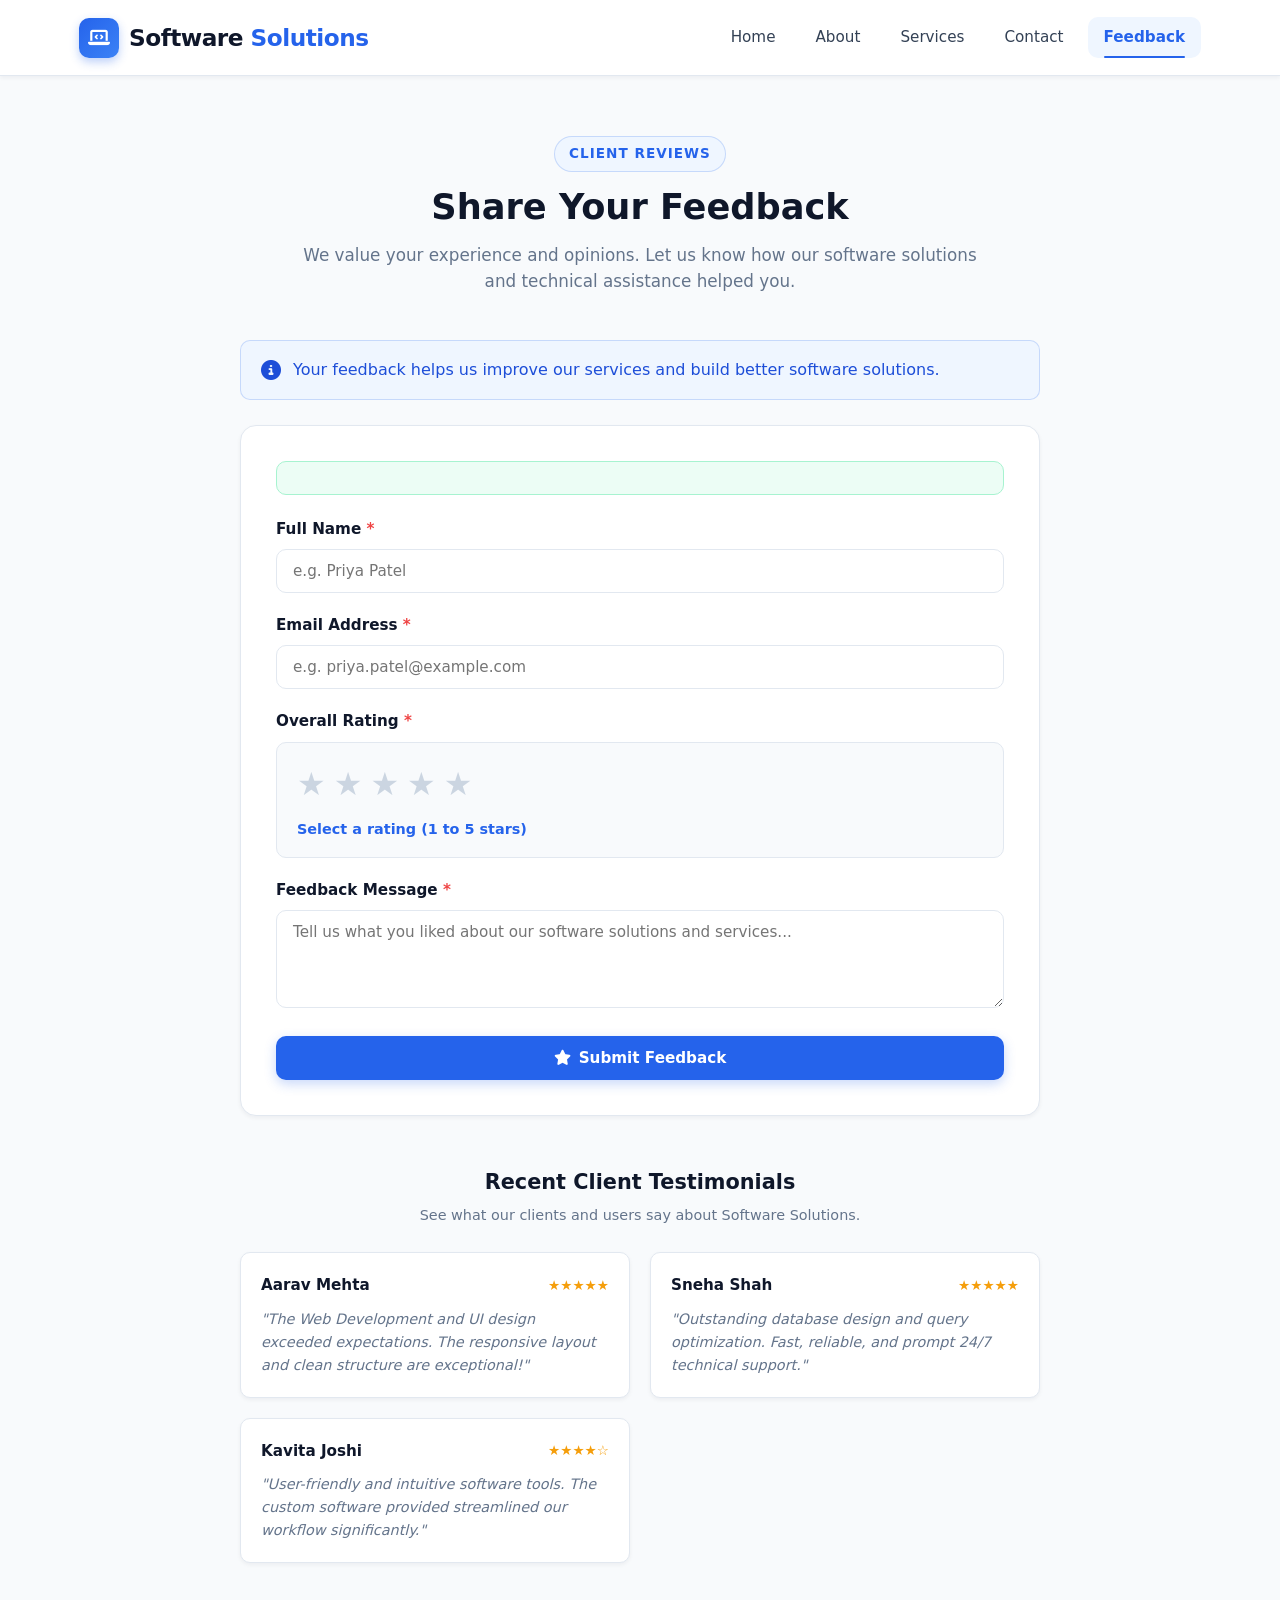
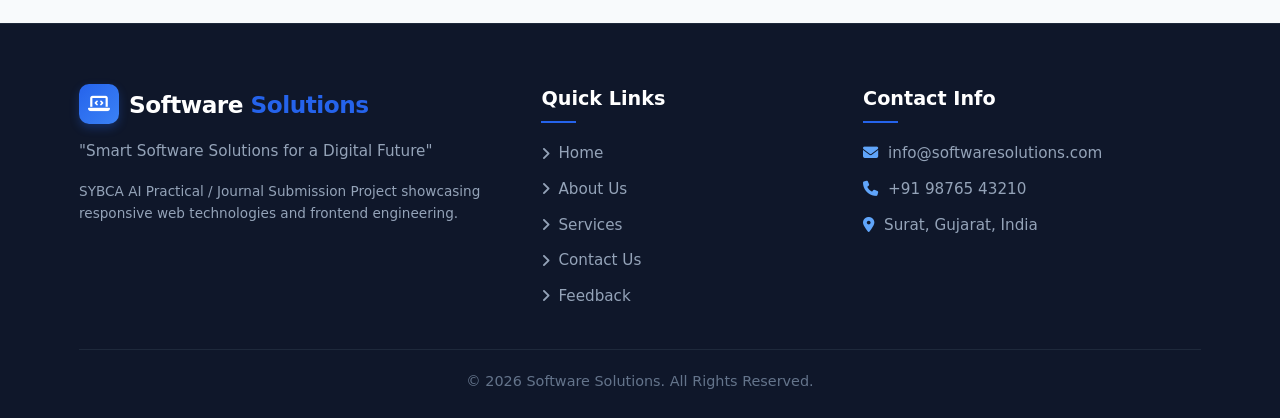
<file: feedback.html>
<!DOCTYPE html>
<html lang="en">
<head>
  <meta charset="UTF-8">
  <meta name="viewport" content="width=device-width, initial-scale=1.0">
  <title>Feedback - Software Solutions | Rate & Review Our Services</title>
  <meta name="description" content="Share your valuable feedback, rate our software solutions, and help us enhance our digital IT services.">
  
  <!-- Font Awesome CDN -->
  <link rel="stylesheet" href="https://cdnjs.cloudflare.com/ajax/libs/font-awesome/6.5.1/css/all.min.css">
  
  <!-- Main Stylesheet -->
  <link rel="stylesheet" href="style.css">
</head>
<body>

  <!-- ==================== HEADER & NAVBAR ==================== -->
  <header class="navbar-header">
    <div class="container nav-container">
      <a href="index.html" class="nav-brand">
        <div class="brand-icon">
          <i class="fa-solid fa-laptop-code"></i>
        </div>
        <span>Software <span class="brand-accent">Solutions</span></span>
      </a>

      <!-- Mobile Hamburger Button -->
      <button class="nav-toggle" id="navToggle" aria-label="Toggle navigation menu" aria-expanded="false">
        <i class="fa-solid fa-bars"></i>
      </button>

      <!-- Navigation Links -->
      <nav class="nav-menu" id="navMenu">
        <a href="index.html" class="nav-link">Home</a>
        <a href="about.html" class="nav-link">About</a>
        <a href="services.html" class="nav-link">Services</a>
        <a href="contact.html" class="nav-link">Contact</a>
        <a href="feedback.html" class="nav-link active">Feedback</a>
      </nav>
    </div>
  </header>

  <!-- ==================== MAIN CONTENT ==================== -->
  <main class="section">
    <div class="container">
      
      <!-- Section Header -->
      <div class="section-header">
        <span class="section-badge">Client Reviews</span>
        <h1 class="section-title">Share Your Feedback</h1>
        <p class="section-subtitle">
          We value your experience and opinions. Let us know how our software solutions and technical assistance helped you.
        </p>
      </div>

      <div class="feedback-wrapper">
        
        <!-- Helpful Banner -->
        <div class="feedback-info-banner">
          <i class="fa-solid fa-circle-info" style="font-size: 1.25rem;"></i>
          <span>Your feedback helps us improve our services and build better software solutions.</span>
        </div>

        <!-- Feedback Form Box -->
        <div class="form-box">
          
          <!-- Success Message Alert Box (Rendered by JavaScript) -->
          <div id="feedbackSuccessAlert" class="alert-box alert-success" role="alert"></div>

          <!-- Feedback Form -->
          <form id="feedbackForm" novalidate>
            
            <!-- Full Name -->
            <div class="form-group">
              <label for="feedbackName" class="form-label">
                Full Name <span class="required">*</span>
              </label>
              <input 
                type="text" 
                id="feedbackName" 
                class="form-control" 
                placeholder="e.g. Priya Patel" 
                autocomplete="name"
                required
              >
              <div id="feedbackNameError" class="error-feedback"></div>
            </div>

            <!-- Email Address -->
            <div class="form-group">
              <label for="feedbackEmail" class="form-label">
                Email Address <span class="required">*</span>
              </label>
              <input 
                type="email" 
                id="feedbackEmail" 
                class="form-control" 
                placeholder="e.g. priya.patel@example.com" 
                autocomplete="email"
                required
              >
              <div id="feedbackEmailError" class="error-feedback"></div>
            </div>

            <!-- Interactive 5-Star Rating -->
            <div class="form-group">
              <label class="form-label">
                Overall Rating <span class="required">*</span>
              </label>
              
              <div class="rating-container">
                <div class="star-rating" id="starRating" role="radiogroup" aria-label="Rating from 1 to 5 stars">
                  <span class="star" data-value="1" title="1 Star - Poor" role="radio" aria-checked="false" tabindex="0">★</span>
                  <span class="star" data-value="2" title="2 Stars - Fair" role="radio" aria-checked="false" tabindex="0">★</span>
                  <span class="star" data-value="3" title="3 Stars - Good" role="radio" aria-checked="false" tabindex="0">★</span>
                  <span class="star" data-value="4" title="4 Stars - Very Good" role="radio" aria-checked="false" tabindex="0">★</span>
                  <span class="star" data-value="5" title="5 Stars - Excellent" role="radio" aria-checked="false" tabindex="0">★</span>
                </div>
                <!-- Rating Description Status -->
                <div id="ratingText" class="rating-text">Select a rating (1 to 5 stars)</div>
                <!-- Hidden Rating Input Field for State -->
                <input type="hidden" id="ratingValue" name="rating" value="">
              </div>
              
              <div id="ratingError" class="error-feedback"></div>
            </div>

            <!-- Feedback Message -->
            <div class="form-group">
              <label for="feedbackMessage" class="form-label">
                Feedback Message <span class="required">*</span>
              </label>
              <textarea 
                id="feedbackMessage" 
                rows="4" 
                class="form-control" 
                placeholder="Tell us what you liked about our software solutions and services..."
                required
              ></textarea>
              <div id="feedbackMessageError" class="error-feedback"></div>
            </div>

            <!-- Submit Button -->
            <button type="submit" class="btn btn-primary btn-block">
              <i class="fa-solid fa-star"></i> Submit Feedback
            </button>
          </form>

        </div>

        <!-- Demonstration Testimonials Section for Practical Journal Presentation -->
        <div class="feedback-testimonials">
          <h3 style="font-size: 1.3rem; color: var(--secondary-color); text-align: center; margin-bottom: 5px;">
            Recent Client Testimonials
          </h3>
          <p style="text-align: center; color: var(--text-muted); font-size: 0.9rem;">
            See what our clients and users say about Software Solutions.
          </p>

          <div class="testimonial-grid">
            <!-- Review 1 -->
            <div class="testimonial-card">
              <div class="testimonial-header">
                <span class="testimonial-author">Aarav Mehta</span>
                <span class="testimonial-stars">★★★★★</span>
              </div>
              <p>"The Web Development and UI design exceeded expectations. The responsive layout and clean structure are exceptional!"</p>
            </div>

            <!-- Review 2 -->
            <div class="testimonial-card">
              <div class="testimonial-header">
                <span class="testimonial-author">Sneha Shah</span>
                <span class="testimonial-stars">★★★★★</span>
              </div>
              <p>"Outstanding database design and query optimization. Fast, reliable, and prompt 24/7 technical support."</p>
            </div>

            <!-- Review 3 -->
            <div class="testimonial-card">
              <div class="testimonial-header">
                <span class="testimonial-author">Kavita Joshi</span>
                <span class="testimonial-stars">★★★★☆</span>
              </div>
              <p>"User-friendly and intuitive software tools. The custom software provided streamlined our workflow significantly."</p>
            </div>
          </div>
        </div>

      </div>

    </div>
  </main>

  <!-- ==================== FOOTER ==================== -->
  <footer class="footer-section">
    <div class="container">
      <div class="footer-grid">
        <!-- Col 1: About -->
        <div class="footer-col">
          <div class="nav-brand" style="color: #ffffff; margin-bottom: 15px;">
            <div class="brand-icon">
              <i class="fa-solid fa-laptop-code"></i>
            </div>
            <span>Software <span class="brand-accent">Solutions</span></span>
          </div>
          <p class="footer-desc">
            "Smart Software Solutions for a Digital Future"
          </p>
          <p class="footer-desc" style="font-size: 0.85rem;">
            SYBCA AI Practical / Journal Submission Project showcasing responsive web technologies and frontend engineering.
          </p>
        </div>

        <!-- Col 2: Quick Links -->
        <div class="footer-col">
          <h4>Quick Links</h4>
          <ul class="footer-links">
            <li><a href="index.html"><i class="fa-solid fa-angle-right"></i> Home</a></li>
            <li><a href="about.html"><i class="fa-solid fa-angle-right"></i> About Us</a></li>
            <li><a href="services.html"><i class="fa-solid fa-angle-right"></i> Services</a></li>
            <li><a href="contact.html"><i class="fa-solid fa-angle-right"></i> Contact Us</a></li>
            <li><a href="feedback.html"><i class="fa-solid fa-angle-right"></i> Feedback</a></li>
          </ul>
        </div>

        <!-- Col 3: Contact Info -->
        <div class="footer-col">
          <h4>Contact Info</h4>
          <ul class="footer-contact-list">
            <li>
              <i class="fa-solid fa-envelope"></i>
              <span>info@softwaresolutions.com</span>
            </li>
            <li>
              <i class="fa-solid fa-phone"></i>
              <span>+91 98765 43210</span>
            </li>
            <li>
              <i class="fa-solid fa-location-dot"></i>
              <span>Surat, Gujarat, India</span>
            </li>
          </ul>
        </div>
      </div>

      <!-- Footer Bottom -->
      <div class="footer-bottom">
        <p>&copy; <span id="currentYear">2026</span> Software Solutions. All Rights Reserved.</p>
      </div>
    </div>
  </footer>

  <!-- Main JavaScript File -->
  <script src="script.js"></script>
</body>
</html>
</file>
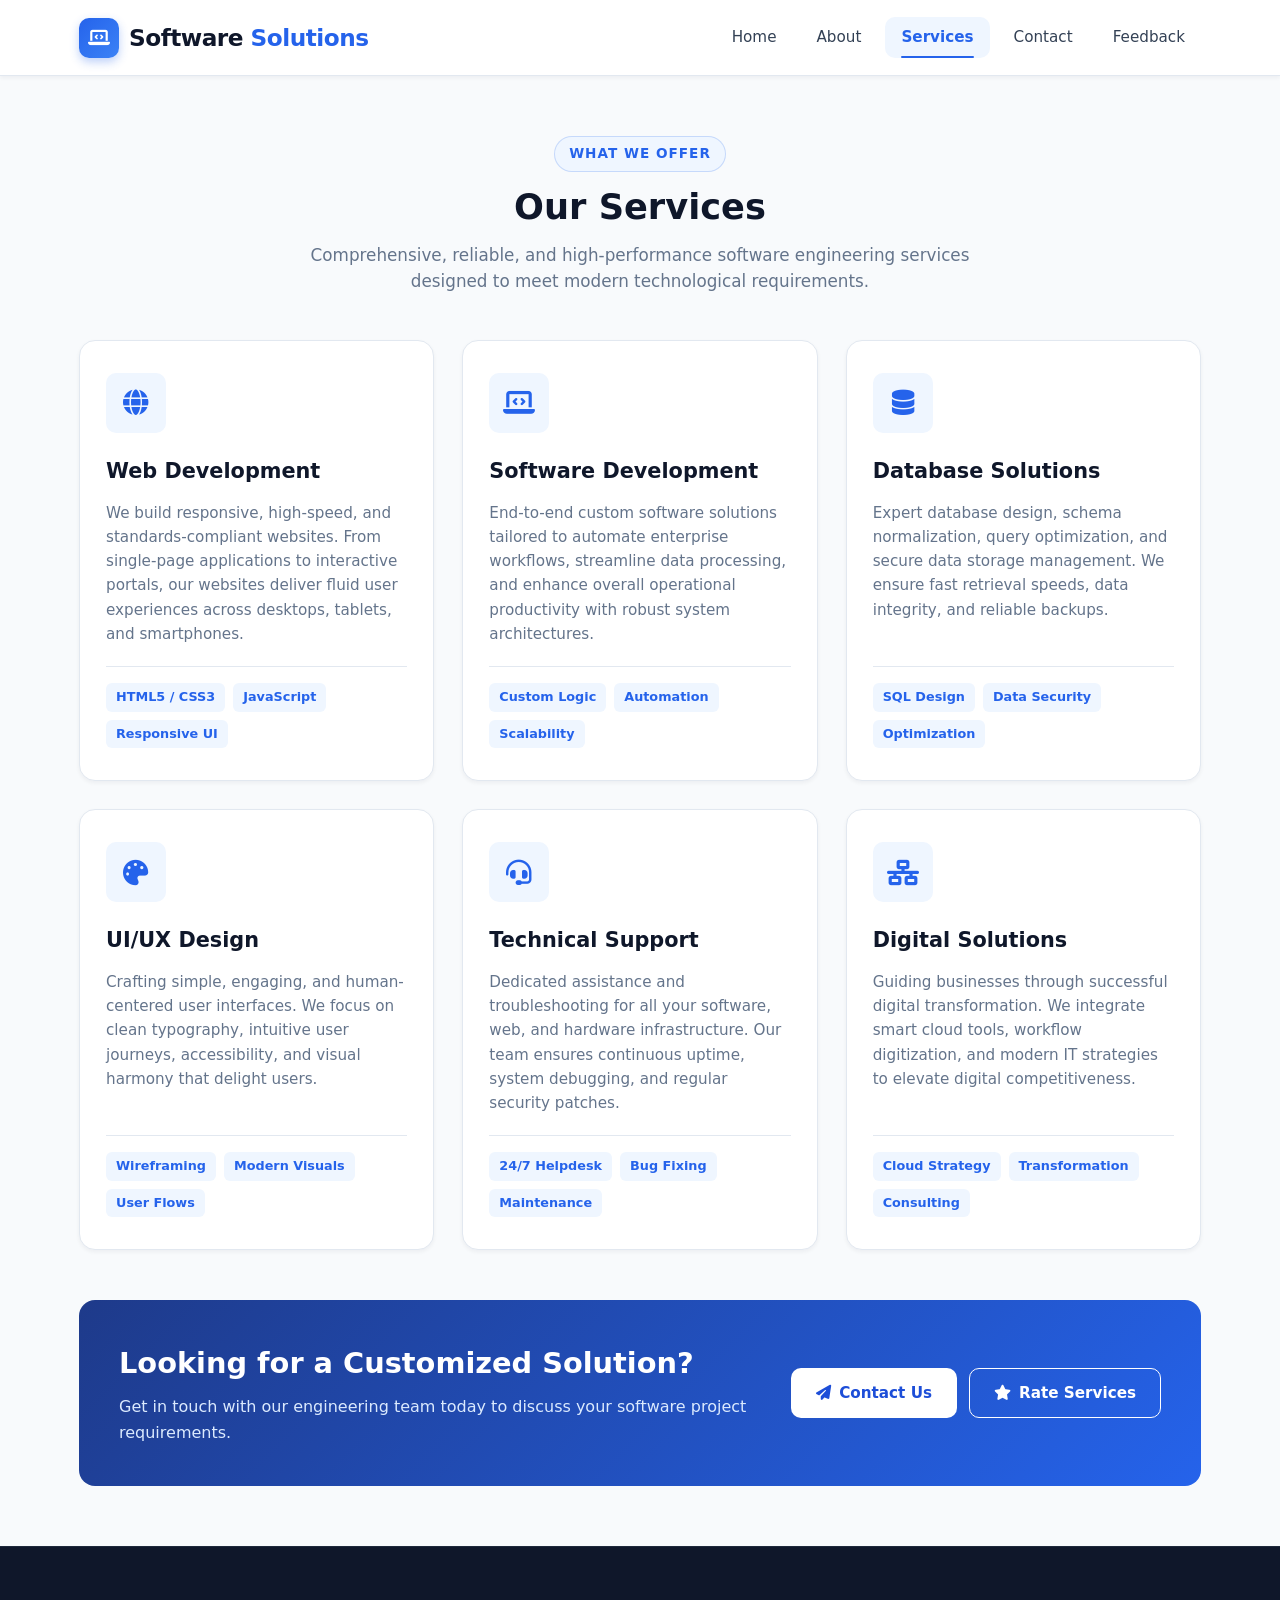
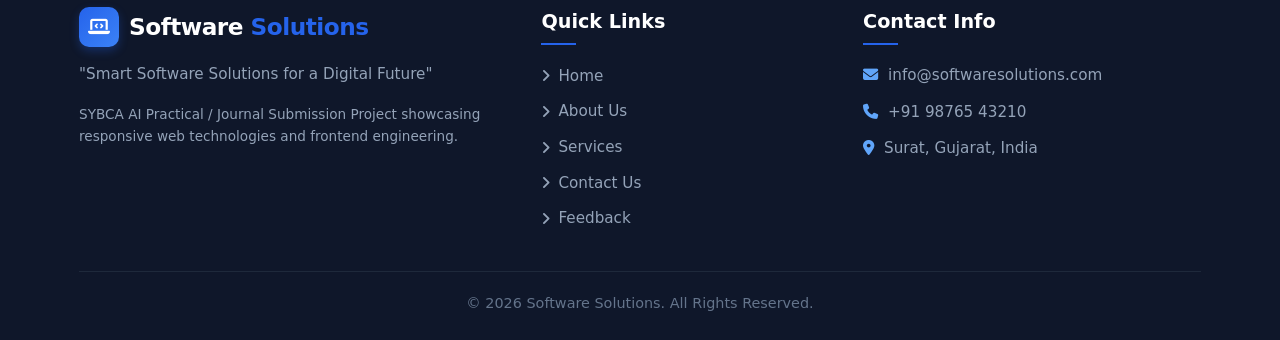
<file: services.html>
<!DOCTYPE html>
<html lang="en">
<head>
  <meta charset="UTF-8">
  <meta name="viewport" content="width=device-width, initial-scale=1.0">
  <title>Services - Software Solutions | End-to-End IT & Web Solutions</title>
  <meta name="description" content="Explore our wide range of services: Web Development, Custom Software, Database Architecture, UI/UX Design, and 24/7 Technical Support.">
  
  <!-- Font Awesome CDN -->
  <link rel="stylesheet" href="https://cdnjs.cloudflare.com/ajax/libs/font-awesome/6.5.1/css/all.min.css">
  
  <!-- Main Stylesheet -->
  <link rel="stylesheet" href="style.css">
</head>
<body>

  <!-- ==================== HEADER & NAVBAR ==================== -->
  <header class="navbar-header">
    <div class="container nav-container">
      <a href="index.html" class="nav-brand">
        <div class="brand-icon">
          <i class="fa-solid fa-laptop-code"></i>
        </div>
        <span>Software <span class="brand-accent">Solutions</span></span>
      </a>

      <!-- Mobile Hamburger Button -->
      <button class="nav-toggle" id="navToggle" aria-label="Toggle navigation menu" aria-expanded="false">
        <i class="fa-solid fa-bars"></i>
      </button>

      <!-- Navigation Links -->
      <nav class="nav-menu" id="navMenu">
        <a href="index.html" class="nav-link">Home</a>
        <a href="about.html" class="nav-link">About</a>
        <a href="services.html" class="nav-link active">Services</a>
        <a href="contact.html" class="nav-link">Contact</a>
        <a href="feedback.html" class="nav-link">Feedback</a>
      </nav>
    </div>
  </header>

  <!-- ==================== MAIN CONTENT ==================== -->
  <main class="section">
    <div class="container">
      
      <!-- Section Header -->
      <div class="section-header">
        <span class="section-badge">What We Offer</span>
        <h1 class="section-title">Our Services</h1>
        <p class="section-subtitle">
          Comprehensive, reliable, and high-performance software engineering services designed to meet modern technological requirements.
        </p>
      </div>

      <!-- Services Grid: 6 Required Services -->
      <div class="services-grid">
        
        <!-- Service 1: Web Development -->
        <div class="service-card">
          <div class="service-icon">
            <i class="fa-solid fa-globe"></i>
          </div>
          <h3 class="service-title">Web Development</h3>
          <p class="service-desc">
            We build responsive, high-speed, and standards-compliant websites. From single-page applications to interactive portals, our websites deliver fluid user experiences across desktops, tablets, and smartphones.
          </p>
          <div class="service-features">
            <span class="service-tag">HTML5 / CSS3</span>
            <span class="service-tag">JavaScript</span>
            <span class="service-tag">Responsive UI</span>
          </div>
        </div>

        <!-- Service 2: Software Development -->
        <div class="service-card">
          <div class="service-icon">
            <i class="fa-solid fa-laptop-code"></i>
          </div>
          <h3 class="service-title">Software Development</h3>
          <p class="service-desc">
            End-to-end custom software solutions tailored to automate enterprise workflows, streamline data processing, and enhance overall operational productivity with robust system architectures.
          </p>
          <div class="service-features">
            <span class="service-tag">Custom Logic</span>
            <span class="service-tag">Automation</span>
            <span class="service-tag">Scalability</span>
          </div>
        </div>

        <!-- Service 3: Database Solutions -->
        <div class="service-card">
          <div class="service-icon">
            <i class="fa-solid fa-database"></i>
          </div>
          <h3 class="service-title">Database Solutions</h3>
          <p class="service-desc">
            Expert database design, schema normalization, query optimization, and secure data storage management. We ensure fast retrieval speeds, data integrity, and reliable backups.
          </p>
          <div class="service-features">
            <span class="service-tag">SQL Design</span>
            <span class="service-tag">Data Security</span>
            <span class="service-tag">Optimization</span>
          </div>
        </div>

        <!-- Service 4: UI/UX Design -->
        <div class="service-card">
          <div class="service-icon">
            <i class="fa-solid fa-palette"></i>
          </div>
          <h3 class="service-title">UI/UX Design</h3>
          <p class="service-desc">
            Crafting simple, engaging, and human-centered user interfaces. We focus on clean typography, intuitive user journeys, accessibility, and visual harmony that delight users.
          </p>
          <div class="service-features">
            <span class="service-tag">Wireframing</span>
            <span class="service-tag">Modern Visuals</span>
            <span class="service-tag">User Flows</span>
          </div>
        </div>

        <!-- Service 5: Technical Support -->
        <div class="service-card">
          <div class="service-icon">
            <i class="fa-solid fa-headset"></i>
          </div>
          <h3 class="service-title">Technical Support</h3>
          <p class="service-desc">
            Dedicated assistance and troubleshooting for all your software, web, and hardware infrastructure. Our team ensures continuous uptime, system debugging, and regular security patches.
          </p>
          <div class="service-features">
            <span class="service-tag">24/7 Helpdesk</span>
            <span class="service-tag">Bug Fixing</span>
            <span class="service-tag">Maintenance</span>
          </div>
        </div>

        <!-- Service 6: Digital Solutions -->
        <div class="service-card">
          <div class="service-icon">
            <i class="fa-solid fa-network-wired"></i>
          </div>
          <h3 class="service-title">Digital Solutions</h3>
          <p class="service-desc">
            Guiding businesses through successful digital transformation. We integrate smart cloud tools, workflow digitization, and modern IT strategies to elevate digital competitiveness.
          </p>
          <div class="service-features">
            <span class="service-tag">Cloud Strategy</span>
            <span class="service-tag">Transformation</span>
            <span class="service-tag">Consulting</span>
          </div>
        </div>

      </div>

      <!-- Services Visual Overview & CTA -->
      <div class="services-cta-banner">
        <div>
          <h3>Looking for a Customized Solution?</h3>
          <p>Get in touch with our engineering team today to discuss your software project requirements.</p>
        </div>
        <div style="display: flex; gap: 12px; flex-shrink: 0;">
          <a href="contact.html" class="btn" style="background: #ffffff; color: var(--primary-hover); font-weight: 700;">
            <i class="fa-solid fa-paper-plane"></i> Contact Us
          </a>
          <a href="feedback.html" class="btn btn-outline" style="border-color: #ffffff; color: #ffffff;">
            <i class="fa-solid fa-star"></i> Rate Services
          </a>
        </div>
      </div>

    </div>
  </main>

  <!-- ==================== FOOTER ==================== -->
  <footer class="footer-section">
    <div class="container">
      <div class="footer-grid">
        <!-- Col 1: About -->
        <div class="footer-col">
          <div class="nav-brand" style="color: #ffffff; margin-bottom: 15px;">
            <div class="brand-icon">
              <i class="fa-solid fa-laptop-code"></i>
            </div>
            <span>Software <span class="brand-accent">Solutions</span></span>
          </div>
          <p class="footer-desc">
            "Smart Software Solutions for a Digital Future"
          </p>
          <p class="footer-desc" style="font-size: 0.85rem;">
            SYBCA AI Practical / Journal Submission Project showcasing responsive web technologies and frontend engineering.
          </p>
        </div>

        <!-- Col 2: Quick Links -->
        <div class="footer-col">
          <h4>Quick Links</h4>
          <ul class="footer-links">
            <li><a href="index.html"><i class="fa-solid fa-angle-right"></i> Home</a></li>
            <li><a href="about.html"><i class="fa-solid fa-angle-right"></i> About Us</a></li>
            <li><a href="services.html"><i class="fa-solid fa-angle-right"></i> Services</a></li>
            <li><a href="contact.html"><i class="fa-solid fa-angle-right"></i> Contact Us</a></li>
            <li><a href="feedback.html"><i class="fa-solid fa-angle-right"></i> Feedback</a></li>
          </ul>
        </div>

        <!-- Col 3: Contact Info -->
        <div class="footer-col">
          <h4>Contact Info</h4>
          <ul class="footer-contact-list">
            <li>
              <i class="fa-solid fa-envelope"></i>
              <span>info@softwaresolutions.com</span>
            </li>
            <li>
              <i class="fa-solid fa-phone"></i>
              <span>+91 98765 43210</span>
            </li>
            <li>
              <i class="fa-solid fa-location-dot"></i>
              <span>Surat, Gujarat, India</span>
            </li>
          </ul>
        </div>
      </div>

      <!-- Footer Bottom -->
      <div class="footer-bottom">
        <p>&copy; <span id="currentYear">2026</span> Software Solutions. All Rights Reserved.</p>
      </div>
    </div>
  </footer>

  <!-- Main JavaScript File -->
  <script src="script.js"></script>
</body>
</html>
</file>
<file: style.css>
/* ==========================================================================
   Project: Software Solutions Website
   Subject: SYBCA AI Practical / Journal Submission
   Author: Student Project
   File: style.css - Complete Stylesheet
   ========================================================================== */

/* --------------------------------------------------------------------------
   1. CSS Variables / Design System Tokens
   -------------------------------------------------------------------------- */
:root {
  /* Color Palette */
  --primary-color: #2563eb;       /* Royal Blue */
  --primary-hover: #1d4ed8;       /* Deep Blue */
  --primary-light: #eff6ff;       /* Very Soft Blue */
  --secondary-color: #0f172a;     /* Dark Navy Heading/Text */
  --text-color: #334155;          /* Slate Body Text */
  --text-muted: #64748b;          /* Muted Gray Text */
  --bg-color: #f8fafc;            /* Clean Off-White Background */
  --card-bg: #ffffff;             /* Pure White Card Background */
  --border-color: #e2e8f0;        /* Light Border */
  --accent-color: #3b82f6;        /* Accent Sky Blue */
  --success-color: #10b981;       /* Emerald Success */
  --error-color: #ef4444;         /* Rose Error */
  --star-gold: #f59e0b;           /* Amber Star Rating */

  /* Typography */
  --font-main: 'Segoe UI', system-ui, -apple-system, BlinkMacSystemFont, Roboto, sans-serif;
  
  /* Shadows */
  --shadow-sm: 0 2px 4px rgba(15, 23, 42, 0.05);
  --shadow-md: 0 4px 12px rgba(15, 23, 42, 0.08);
  --shadow-lg: 0 10px 25px -5px rgba(15, 23, 42, 0.1);
  --shadow-hover: 0 15px 30px -5px rgba(37, 99, 235, 0.15);

  /* Border Radius */
  --radius-sm: 6px;
  --radius-md: 10px;
  --radius-lg: 16px;
  --radius-full: 9999px;

  /* Transitions */
  --transition: all 0.3s ease;
}

/* --------------------------------------------------------------------------
   2. Reset & Global Base Styles
   -------------------------------------------------------------------------- */
* {
  margin: 0;
  padding: 0;
  box-sizing: border-box;
}

html {
  scroll-behavior: smooth;
}

body {
  font-family: var(--font-main);
  background-color: var(--bg-color);
  color: var(--text-color);
  line-height: 1.6;
  display: flex;
  flex-direction: column;
  min-height: 100vh;
  overflow-x: hidden;
}

img {
  max-width: 100%;
  height: auto;
  display: block;
}

a {
  text-decoration: none;
  color: inherit;
  transition: var(--transition);
}

ul {
  list-style: none;
}

/* Container */
.container {
  width: 90%;
  max-width: 1200px;
  margin: 0 auto;
  padding: 0 15px;
}

/* Main Content Wrapper */
main {
  flex: 1 0 auto;
}

/* Section Common Layout */
.section {
  padding: 60px 0;
}

.section-bg-alt {
  background-color: #f1f5f9;
}

.section-header {
  text-align: center;
  max-width: 700px;
  margin: 0 auto 45px auto;
}

.section-badge {
  display: inline-block;
  background-color: var(--primary-light);
  color: var(--primary-color);
  font-size: 0.85rem;
  font-weight: 600;
  text-transform: uppercase;
  letter-spacing: 1px;
  padding: 6px 14px;
  border-radius: var(--radius-full);
  margin-bottom: 12px;
  border: 1px solid rgba(37, 99, 235, 0.2);
}

.section-title {
  font-size: 2.2rem;
  color: var(--secondary-color);
  font-weight: 700;
  margin-bottom: 12px;
  line-height: 1.3;
}

.section-subtitle {
  font-size: 1.05rem;
  color: var(--text-muted);
}

/* --------------------------------------------------------------------------
   3. Header & Navigation Bar
   -------------------------------------------------------------------------- */
.navbar-header {
  background-color: var(--card-bg);
  border-bottom: 1px solid var(--border-color);
  position: sticky;
  top: 0;
  z-index: 1000;
  box-shadow: var(--shadow-sm);
  transition: var(--transition);
}

.nav-container {
  display: flex;
  align-items: center;
  justify-content: space-between;
  height: 75px;
}

/* Brand Logo */
.nav-brand {
  display: flex;
  align-items: center;
  gap: 10px;
  font-size: 1.45rem;
  font-weight: 800;
  color: var(--secondary-color);
  letter-spacing: -0.5px;
}

.brand-icon {
  width: 40px;
  height: 40px;
  background: linear-gradient(135deg, var(--primary-color), var(--accent-color));
  color: #ffffff;
  border-radius: var(--radius-md);
  display: flex;
  align-items: center;
  justify-content: center;
  font-size: 1.1rem;
  box-shadow: 0 4px 10px rgba(37, 99, 235, 0.3);
}

.brand-accent {
  color: var(--primary-color);
}

/* Navigation Links */
.nav-menu {
  display: flex;
  align-items: center;
  gap: 8px;
}

.nav-link {
  font-size: 0.95rem;
  font-weight: 500;
  color: var(--text-color);
  padding: 8px 16px;
  border-radius: var(--radius-md);
  transition: var(--transition);
}

.nav-link:hover {
  color: var(--primary-color);
  background-color: var(--primary-light);
}

.nav-link.active {
  color: var(--primary-color);
  background-color: var(--primary-light);
  font-weight: 600;
  position: relative;
}

.nav-link.active::after {
  content: '';
  position: absolute;
  bottom: 0;
  left: 16px;
  right: 16px;
  height: 2px;
  background-color: var(--primary-color);
  border-radius: 2px;
}

/* Hamburger Toggle for Mobile */
.nav-toggle {
  display: none;
  background: none;
  border: none;
  font-size: 1.4rem;
  color: var(--secondary-color);
  cursor: pointer;
  padding: 6px;
  border-radius: var(--radius-sm);
}

.nav-toggle:focus {
  outline: 2px solid var(--primary-color);
}

/* --------------------------------------------------------------------------
   4. Buttons & Badges
   -------------------------------------------------------------------------- */
.btn {
  display: inline-flex;
  align-items: center;
  justify-content: center;
  gap: 8px;
  padding: 12px 24px;
  font-size: 0.95rem;
  font-weight: 600;
  border-radius: var(--radius-md);
  cursor: pointer;
  border: 1px solid transparent;
  transition: var(--transition);
  font-family: inherit;
}

.btn-primary {
  background-color: var(--primary-color);
  color: #ffffff;
  box-shadow: 0 4px 12px rgba(37, 99, 235, 0.25);
}

.btn-primary:hover {
  background-color: var(--primary-hover);
  transform: translateY(-2px);
  box-shadow: var(--shadow-hover);
}

.btn-outline {
  background-color: transparent;
  color: var(--primary-color);
  border-color: var(--primary-color);
}

.btn-outline:hover {
  background-color: var(--primary-light);
  transform: translateY(-2px);
}

.btn-block {
  width: 100%;
}

/* --------------------------------------------------------------------------
   5. Hero Section (Home Page)
   -------------------------------------------------------------------------- */
.hero-section {
  background: linear-gradient(180deg, #ffffff 0%, #f0f7ff 100%);
  padding: 60px 0 70px 0;
  border-bottom: 1px solid var(--border-color);
}

.hero-grid {
  display: grid;
  grid-template-columns: 1.1fr 0.9fr;
  gap: 40px;
  align-items: center;
}

.hero-content h1 {
  font-size: 2.7rem;
  line-height: 1.25;
  color: var(--secondary-color);
  font-weight: 800;
  margin-bottom: 18px;
}

.hero-content h1 span {
  color: var(--primary-color);
  background: linear-gradient(120deg, var(--primary-color), #60a5fa);
  -webkit-background-clip: text;
  -webkit-text-fill-color: transparent;
}

.hero-subtitle {
  font-size: 1.15rem;
  color: var(--text-color);
  margin-bottom: 28px;
  line-height: 1.6;
}

.hero-actions {
  display: flex;
  flex-wrap: wrap;
  gap: 14px;
  margin-bottom: 30px;
}

.hero-stats-mini {
  display: flex;
  gap: 25px;
  border-top: 1px solid var(--border-color);
  padding-top: 20px;
}

.mini-stat-item h4 {
  font-size: 1.4rem;
  color: var(--primary-color);
  font-weight: 700;
}

.mini-stat-item p {
  font-size: 0.85rem;
  color: var(--text-muted);
}

.hero-image-wrapper {
  position: relative;
  display: flex;
  justify-content: center;
}

.hero-image {
  border-radius: var(--radius-lg);
  box-shadow: var(--shadow-lg);
  border: 4px solid #ffffff;
  transition: var(--transition);
  max-height: 380px;
  object-fit: cover;
  width: 100%;
}

.hero-image:hover {
  transform: translateY(-4px);
  box-shadow: var(--shadow-hover);
}

/* --------------------------------------------------------------------------
   6. Features Grid (Home Page)
   -------------------------------------------------------------------------- */
.features-grid {
  display: grid;
  grid-template-columns: repeat(auto-fit, minmax(250px, 1fr));
  gap: 24px;
}

.feature-card {
  background-color: var(--card-bg);
  border: 1px solid var(--border-color);
  border-radius: var(--radius-lg);
  padding: 30px 24px;
  box-shadow: var(--shadow-sm);
  transition: var(--transition);
  text-align: left;
}

.feature-card:hover {
  transform: translateY(-5px);
  box-shadow: var(--shadow-hover);
  border-color: rgba(37, 99, 235, 0.3);
}

.feature-icon-box {
  width: 52px;
  height: 52px;
  border-radius: var(--radius-md);
  background-color: var(--primary-light);
  color: var(--primary-color);
  display: flex;
  align-items: center;
  justify-content: center;
  font-size: 1.35rem;
  margin-bottom: 20px;
  transition: var(--transition);
}

.feature-card:hover .feature-icon-box {
  background-color: var(--primary-color);
  color: #ffffff;
}

.feature-title {
  font-size: 1.25rem;
  color: var(--secondary-color);
  font-weight: 700;
  margin-bottom: 10px;
}

.feature-desc {
  font-size: 0.95rem;
  color: var(--text-muted);
  line-height: 1.55;
}

/* --------------------------------------------------------------------------
   7. Why Choose Us Section
   -------------------------------------------------------------------------- */
.why-grid {
  display: grid;
  grid-template-columns: 1fr 1fr;
  gap: 40px;
  align-items: center;
}

.why-list {
  display: flex;
  flex-direction: column;
  gap: 18px;
}

.why-item {
  display: flex;
  gap: 16px;
  align-items: flex-start;
  background: var(--card-bg);
  padding: 16px 20px;
  border-radius: var(--radius-md);
  border: 1px solid var(--border-color);
  box-shadow: var(--shadow-sm);
}

.why-check {
  font-size: 1.1rem;
  color: var(--primary-color);
  background: var(--primary-light);
  width: 32px;
  height: 32px;
  border-radius: 50%;
  display: flex;
  align-items: center;
  justify-content: center;
  flex-shrink: 0;
}

.why-item h4 {
  font-size: 1.05rem;
  color: var(--secondary-color);
  margin-bottom: 4px;
}

.why-item p {
  font-size: 0.9rem;
  color: var(--text-muted);
}

/* --------------------------------------------------------------------------
   8. About Page Styles
   -------------------------------------------------------------------------- */
.about-overview-grid {
  display: grid;
  grid-template-columns: 1fr 1fr;
  gap: 40px;
  align-items: center;
  margin-bottom: 50px;
}

.about-text p {
  margin-bottom: 16px;
  font-size: 1.05rem;
  color: var(--text-color);
}

.about-image {
  border-radius: var(--radius-lg);
  box-shadow: var(--shadow-lg);
  border: 4px solid #ffffff;
  max-height: 380px;
  object-fit: cover;
  width: 100%;
}

.pillars-grid {
  display: grid;
  grid-template-columns: repeat(auto-fit, minmax(300px, 1fr));
  gap: 24px;
  margin-bottom: 50px;
}

.pillar-card {
  background: var(--card-bg);
  border-radius: var(--radius-lg);
  padding: 30px;
  border: 1px solid var(--border-color);
  box-shadow: var(--shadow-sm);
  border-top: 4px solid var(--primary-color);
}

.pillar-card h3 {
  font-size: 1.3rem;
  color: var(--secondary-color);
  margin-bottom: 12px;
  display: flex;
  align-items: center;
  gap: 10px;
}

.pillar-card p {
  color: var(--text-muted);
  font-size: 0.95rem;
}

/* Statistics Counters */
.stats-section {
  background: linear-gradient(135deg, var(--secondary-color), #1e293b);
  color: #ffffff;
  border-radius: var(--radius-lg);
  padding: 45px 30px;
  box-shadow: var(--shadow-md);
  margin-top: 20px;
}

.stats-grid {
  display: grid;
  grid-template-columns: repeat(3, 1fr);
  gap: 30px;
  text-align: center;
}

.stat-box h3 {
  font-size: 2.8rem;
  color: #60a5fa;
  font-weight: 800;
  margin-bottom: 6px;
}

.stat-box p {
  font-size: 1.05rem;
  color: #cbd5e1;
  font-weight: 500;
}

/* --------------------------------------------------------------------------
   9. Services Page Styles
   -------------------------------------------------------------------------- */
.services-grid {
  display: grid;
  grid-template-columns: repeat(auto-fit, minmax(320px, 1fr));
  gap: 28px;
}

.service-card {
  background-color: var(--card-bg);
  border: 1px solid var(--border-color);
  border-radius: var(--radius-lg);
  padding: 32px 26px;
  box-shadow: var(--shadow-sm);
  transition: var(--transition);
  display: flex;
  flex-direction: column;
  position: relative;
  overflow: hidden;
}

.service-card::before {
  content: '';
  position: absolute;
  top: 0;
  left: 0;
  width: 100%;
  height: 4px;
  background: linear-gradient(90deg, var(--primary-color), var(--accent-color));
  opacity: 0;
  transition: var(--transition);
}

.service-card:hover {
  transform: translateY(-6px);
  box-shadow: var(--shadow-hover);
  border-color: rgba(37, 99, 235, 0.3);
}

.service-card:hover::before {
  opacity: 1;
}

.service-icon {
  width: 60px;
  height: 60px;
  border-radius: var(--radius-md);
  background: var(--primary-light);
  color: var(--primary-color);
  display: flex;
  align-items: center;
  justify-content: center;
  font-size: 1.6rem;
  margin-bottom: 22px;
  transition: var(--transition);
}

.service-card:hover .service-icon {
  background: var(--primary-color);
  color: #ffffff;
  transform: rotate(6deg) scale(1.05);
}

.service-title {
  font-size: 1.3rem;
  color: var(--secondary-color);
  font-weight: 700;
  margin-bottom: 12px;
}

.service-desc {
  font-size: 0.95rem;
  color: var(--text-muted);
  line-height: 1.6;
  margin-bottom: 20px;
  flex-grow: 1;
}

.service-features {
  border-top: 1px solid var(--border-color);
  padding-top: 16px;
  display: flex;
  flex-wrap: wrap;
  gap: 8px;
}

.service-tag {
  background: var(--primary-light);
  color: var(--primary-color);
  font-size: 0.8rem;
  font-weight: 600;
  padding: 4px 10px;
  border-radius: var(--radius-sm);
}

/* Services Banner */
.services-cta-banner {
  background: linear-gradient(135deg, #1e3a8a, var(--primary-color));
  color: #ffffff;
  border-radius: var(--radius-lg);
  padding: 40px;
  margin-top: 50px;
  display: flex;
  align-items: center;
  justify-content: space-between;
  gap: 30px;
}

.services-cta-banner h3 {
  font-size: 1.8rem;
  margin-bottom: 8px;
}

.services-cta-banner p {
  color: #dbeafe;
  font-size: 1rem;
}

/* --------------------------------------------------------------------------
   10. Contact Page Styles
   -------------------------------------------------------------------------- */
.contact-layout-grid {
  display: grid;
  grid-template-columns: 1fr 1.2fr;
  gap: 40px;
  align-items: flex-start;
}

.contact-info-card {
  background: var(--card-bg);
  border: 1px solid var(--border-color);
  border-radius: var(--radius-lg);
  padding: 35px;
  box-shadow: var(--shadow-sm);
}

.contact-info-card h3 {
  font-size: 1.5rem;
  color: var(--secondary-color);
  margin-bottom: 15px;
}

.contact-info-card p {
  color: var(--text-muted);
  font-size: 0.95rem;
  margin-bottom: 25px;
}

.contact-details-list {
  display: flex;
  flex-direction: column;
  gap: 20px;
  margin-bottom: 30px;
}

.contact-item {
  display: flex;
  align-items: center;
  gap: 16px;
}

.contact-icon-box {
  width: 46px;
  height: 46px;
  background: var(--primary-light);
  color: var(--primary-color);
  border-radius: var(--radius-md);
  display: flex;
  align-items: center;
  justify-content: center;
  font-size: 1.2rem;
  flex-shrink: 0;
}

.contact-item-text h5 {
  font-size: 0.85rem;
  color: var(--text-muted);
  text-transform: uppercase;
  letter-spacing: 0.5px;
  margin-bottom: 2px;
}

.contact-item-text span,
.contact-item-text a {
  font-size: 1rem;
  font-weight: 600;
  color: var(--secondary-color);
}

.contact-item-text a:hover {
  color: var(--primary-color);
}

.contact-image {
  border-radius: var(--radius-md);
  box-shadow: var(--shadow-sm);
  max-height: 200px;
  width: 100%;
  object-fit: cover;
}

/* Forms General */
.form-box {
  background: var(--card-bg);
  border: 1px solid var(--border-color);
  border-radius: var(--radius-lg);
  padding: 35px;
  box-shadow: var(--shadow-sm);
}

.form-group {
  margin-bottom: 20px;
  text-align: left;
}

.form-label {
  display: block;
  font-size: 0.95rem;
  font-weight: 600;
  color: var(--secondary-color);
  margin-bottom: 8px;
}

.form-label .required {
  color: var(--error-color);
}

.form-control {
  width: 100%;
  padding: 12px 16px;
  font-size: 0.95rem;
  font-family: inherit;
  color: var(--secondary-color);
  background-color: #ffffff;
  border: 1px solid var(--border-color);
  border-radius: var(--radius-md);
  transition: var(--transition);
}

.form-control:focus {
  outline: none;
  border-color: var(--primary-color);
  box-shadow: 0 0 0 3px rgba(37, 99, 235, 0.15);
}

.form-control.is-invalid {
  border-color: var(--error-color);
  background-color: #fffaf0;
}

.error-feedback {
  color: var(--error-color);
  font-size: 0.85rem;
  margin-top: 5px;
  display: none;
  font-weight: 500;
}

.error-feedback.show {
  display: block;
}

/* Success / Alert Box */
.alert-box {
  display: none;
  padding: 16px 20px;
  border-radius: var(--radius-md);
  margin-bottom: 22px;
  font-size: 0.95rem;
  animation: fadeIn 0.4s ease;
}

.alert-success {
  background-color: #ecfdf5;
  color: #065f46;
  border: 1px solid #a7f3d0;
  display: flex;
  align-items: center;
  gap: 12px;
}

.alert-box.show {
  display: flex;
}

/* --------------------------------------------------------------------------
   11. Feedback Page Styles & Star Rating
   -------------------------------------------------------------------------- */
.feedback-wrapper {
  max-width: 800px;
  margin: 0 auto;
}

.rating-container {
  display: flex;
  flex-direction: column;
  gap: 8px;
  background: var(--bg-color);
  padding: 16px 20px;
  border-radius: var(--radius-md);
  border: 1px solid var(--border-color);
}

.star-rating {
  display: flex;
  align-items: center;
  gap: 8px;
  font-size: 2rem;
  cursor: pointer;
  user-select: none;
}

.star {
  color: #cbd5e1;
  transition: transform 0.2s ease, color 0.2s ease;
}

.star:hover {
  transform: scale(1.2);
}

.star.active,
.star.hovered {
  color: var(--star-gold);
}

.rating-text {
  font-size: 0.9rem;
  font-weight: 600;
  color: var(--primary-color);
  min-height: 20px;
}

.feedback-info-banner {
  background: var(--primary-light);
  border: 1px solid rgba(37, 99, 235, 0.2);
  border-radius: var(--radius-md);
  padding: 16px 20px;
  margin-bottom: 25px;
  display: flex;
  align-items: center;
  gap: 12px;
  color: var(--primary-hover);
  font-weight: 500;
}

/* Student / Demo Testimonials on Feedback Page */
.feedback-testimonials {
  margin-top: 50px;
}

.testimonial-grid {
  display: grid;
  grid-template-columns: repeat(auto-fit, minmax(260px, 1fr));
  gap: 20px;
  margin-top: 25px;
}

.testimonial-card {
  background: var(--card-bg);
  border: 1px solid var(--border-color);
  border-radius: var(--radius-md);
  padding: 20px;
  box-shadow: var(--shadow-sm);
}

.testimonial-header {
  display: flex;
  justify-content: space-between;
  align-items: center;
  margin-bottom: 10px;
}

.testimonial-author {
  font-weight: 700;
  color: var(--secondary-color);
  font-size: 0.95rem;
}

.testimonial-stars {
  color: var(--star-gold);
  font-size: 0.85rem;
}

.testimonial-card p {
  font-size: 0.9rem;
  color: var(--text-muted);
  font-style: italic;
}

/* --------------------------------------------------------------------------
   12. Footer Section
   -------------------------------------------------------------------------- */
.footer-section {
  background-color: var(--secondary-color);
  color: #cbd5e1;
  padding: 60px 0 25px 0;
  border-top: 1px solid #1e293b;
  margin-top: auto;
}

.footer-grid {
  display: grid;
  grid-template-columns: 1.5fr 1fr 1.2fr;
  gap: 40px;
  margin-bottom: 40px;
}

.footer-col h4 {
  color: #ffffff;
  font-size: 1.2rem;
  font-weight: 700;
  margin-bottom: 18px;
  position: relative;
  padding-bottom: 8px;
}

.footer-col h4::after {
  content: '';
  position: absolute;
  left: 0;
  bottom: 0;
  width: 35px;
  height: 2px;
  background-color: var(--primary-color);
}

.footer-desc {
  font-size: 0.95rem;
  color: #94a3b8;
  margin-bottom: 18px;
  line-height: 1.6;
}

.footer-links {
  display: flex;
  flex-direction: column;
  gap: 10px;
}

.footer-links a {
  color: #94a3b8;
  font-size: 0.95rem;
  display: inline-flex;
  align-items: center;
  gap: 8px;
}

.footer-links a:hover {
  color: #ffffff;
  transform: translateX(4px);
}

.footer-contact-list {
  display: flex;
  flex-direction: column;
  gap: 12px;
  font-size: 0.95rem;
  color: #94a3b8;
}

.footer-contact-list li {
  display: flex;
  align-items: flex-start;
  gap: 10px;
}

.footer-contact-list i {
  color: #60a5fa;
  margin-top: 4px;
}

.footer-bottom {
  border-top: 1px solid #1e293b;
  padding-top: 20px;
  text-align: center;
  font-size: 0.9rem;
  color: #64748b;
}

/* --------------------------------------------------------------------------
   13. Animations & Keyframes
   -------------------------------------------------------------------------- */
@keyframes fadeIn {
  from {
    opacity: 0;
    transform: translateY(-8px);
  }
  to {
    opacity: 1;
    transform: translateY(0);
  }
}

/* --------------------------------------------------------------------------
   14. Responsive Media Queries (Mobile, Tablet, Desktop)
   -------------------------------------------------------------------------- */
@media (max-width: 992px) {
  .hero-grid,
  .about-overview-grid,
  .why-grid,
  .contact-layout-grid {
    grid-template-columns: 1fr;
    gap: 30px;
  }

  .footer-grid {
    grid-template-columns: 1fr 1fr;
  }

  .hero-content h1 {
    font-size: 2.2rem;
  }
}

@media (max-width: 768px) {
  .nav-toggle {
    display: block;
  }

  .nav-menu {
    position: absolute;
    top: 75px;
    left: 0;
    right: 0;
    background-color: var(--card-bg);
    flex-direction: column;
    align-items: stretch;
    padding: 20px;
    gap: 10px;
    border-bottom: 1px solid var(--border-color);
    box-shadow: var(--shadow-md);
    display: none;
  }

  .nav-menu.show {
    display: flex;
  }

  .nav-link {
    padding: 12px 16px;
  }

  .nav-link.active::after {
    display: none;
  }

  .services-cta-banner {
    flex-direction: column;
    text-align: center;
    padding: 30px 20px;
  }

  .stats-grid {
    grid-template-columns: 1fr;
    gap: 20px;
  }

  .footer-grid {
    grid-template-columns: 1fr;
  }

  .section-title {
    font-size: 1.8rem;
  }
}

@media (max-width: 480px) {
  .hero-content h1 {
    font-size: 1.85rem;
  }

  .btn {
    width: 100%;
  }

  .hero-actions {
    flex-direction: column;
    width: 100%;
  }

  .hero-stats-mini {
    flex-direction: column;
    gap: 12px;
  }

  .form-box,
  .contact-info-card {
    padding: 20px 15px;
  }
}
</file>
